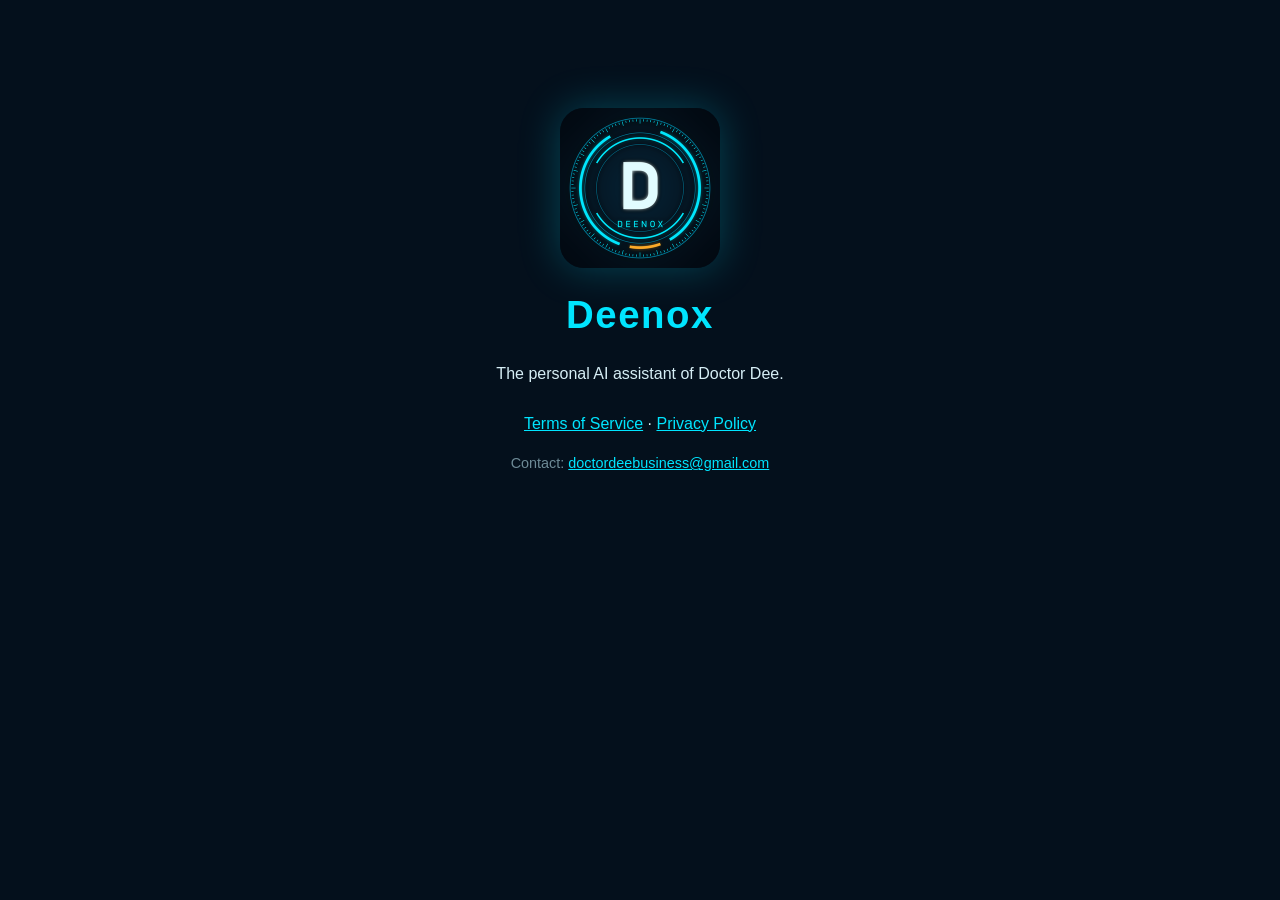
<file: index.html>
<!doctype html>
<html lang="en">
<head>
<meta charset="utf-8">
<meta name="viewport" content="width=device-width, initial-scale=1">
<title>Deenox</title>
<link rel="stylesheet" href="stile.css">
<link rel="icon" href="icona.png">
</head>
<body>
<main class="home">
<img src="icona.png" alt="Deenox" width="160" height="160">
<h1>Deenox</h1>
<p>The personal AI assistant of Doctor Dee.</p>
<p class="link"><a href="terms.html">Terms of Service</a> · <a href="privacy.html">Privacy Policy</a></p>
<p class="data">Contact: <a href="mailto:doctordeebusiness@gmail.com">doctordeebusiness@gmail.com</a></p>
</main>
</body>
</html>
</file>
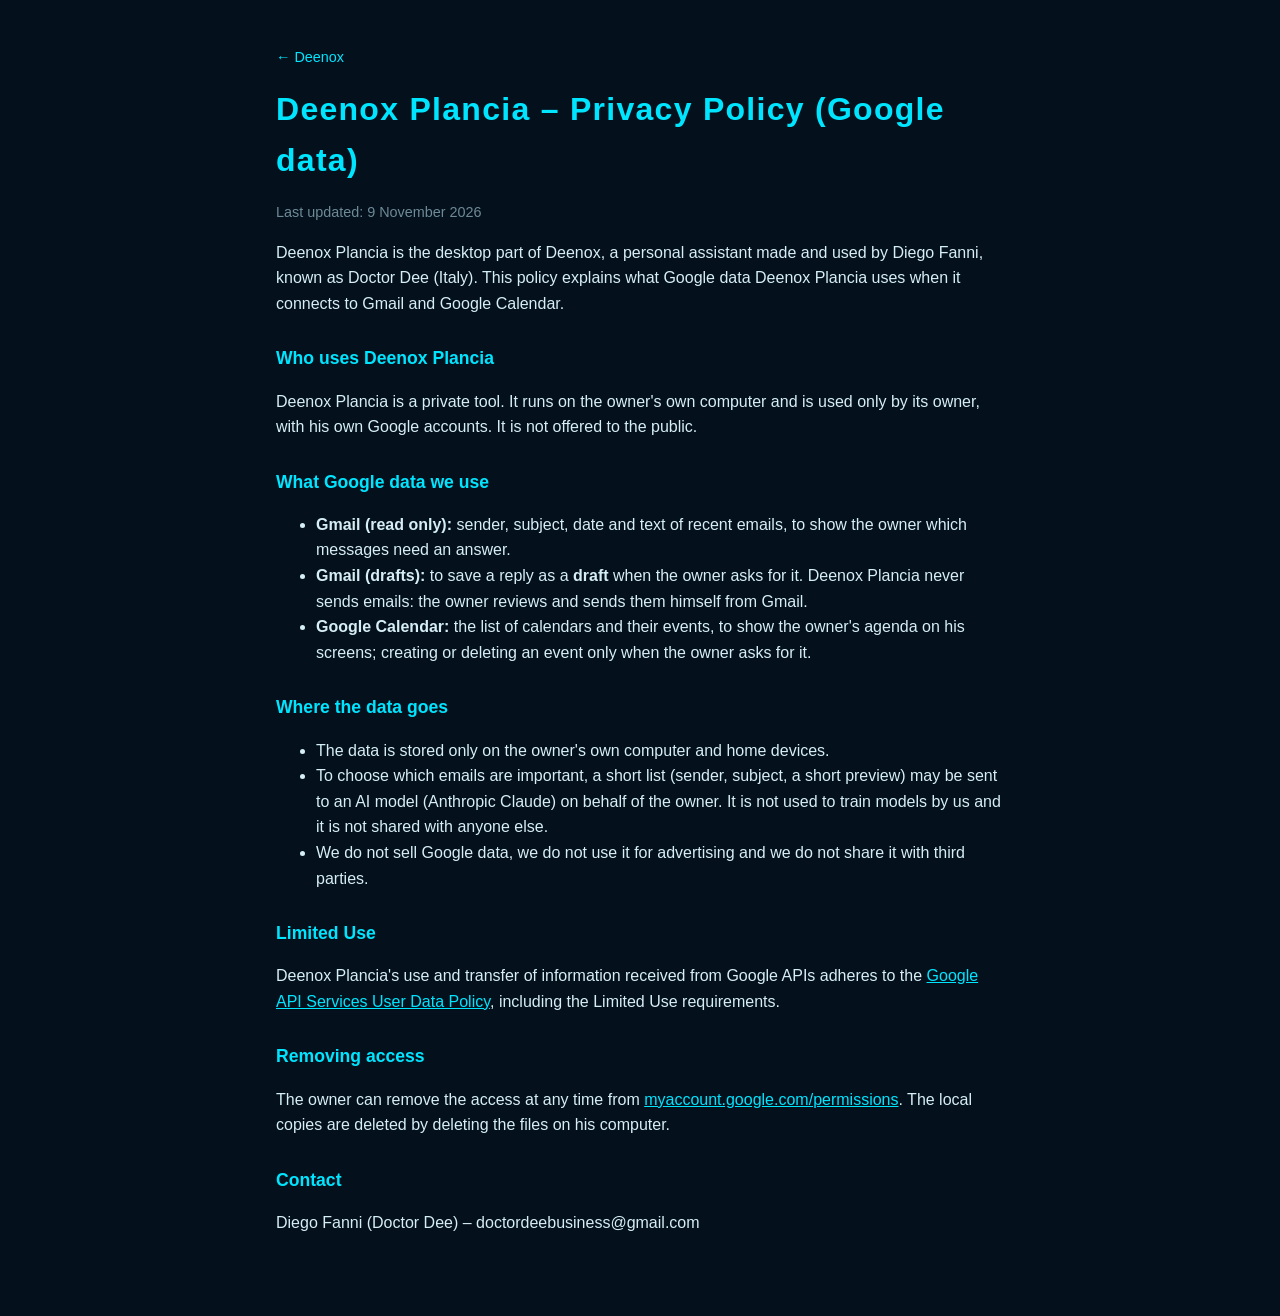
<file: google-privacy.html>
<!doctype html>
<html lang="en">
<head>
<meta charset="utf-8">
<meta name="viewport" content="width=device-width, initial-scale=1">
<title>Deenox Plancia – Google Data Privacy Policy</title>
<link rel="stylesheet" href="stile.css">
</head>
<body>
<main>
<p class="torna"><a href="index.html">← Deenox</a></p>
<h1>Deenox Plancia – Privacy Policy (Google data)</h1>
<p class="data">Last updated: 9 November 2026</p>

<p>Deenox Plancia is the desktop part of Deenox, a personal assistant made and used by Diego Fanni, known as Doctor Dee (Italy). This policy explains what Google data Deenox Plancia uses when it connects to Gmail and Google Calendar.</p>

<h2>Who uses Deenox Plancia</h2>
<p>Deenox Plancia is a private tool. It runs on the owner's own computer and is used only by its owner, with his own Google accounts. It is not offered to the public.</p>

<h2>What Google data we use</h2>
<ul>
  <li><b>Gmail (read only):</b> sender, subject, date and text of recent emails, to show the owner which messages need an answer.</li>
  <li><b>Gmail (drafts):</b> to save a reply as a <b>draft</b> when the owner asks for it. Deenox Plancia never sends emails: the owner reviews and sends them himself from Gmail.</li>
  <li><b>Google Calendar:</b> the list of calendars and their events, to show the owner's agenda on his screens; creating or deleting an event only when the owner asks for it.</li>
</ul>

<h2>Where the data goes</h2>
<ul>
  <li>The data is stored only on the owner's own computer and home devices.</li>
  <li>To choose which emails are important, a short list (sender, subject, a short preview) may be sent to an AI model (Anthropic Claude) on behalf of the owner. It is not used to train models by us and it is not shared with anyone else.</li>
  <li>We do not sell Google data, we do not use it for advertising and we do not share it with third parties.</li>
</ul>

<h2>Limited Use</h2>
<p>Deenox Plancia's use and transfer of information received from Google APIs adheres to the <a href="https://developers.google.com/terms/api-services-user-data-policy">Google API Services User Data Policy</a>, including the Limited Use requirements.</p>

<h2>Removing access</h2>
<p>The owner can remove the access at any time from <a href="https://myaccount.google.com/permissions">myaccount.google.com/permissions</a>. The local copies are deleted by deleting the files on his computer.</p>

<h2>Contact</h2>
<p>Diego Fanni (Doctor Dee) – doctordeebusiness@gmail.com</p>
</main>
</body>
</html>
</file>
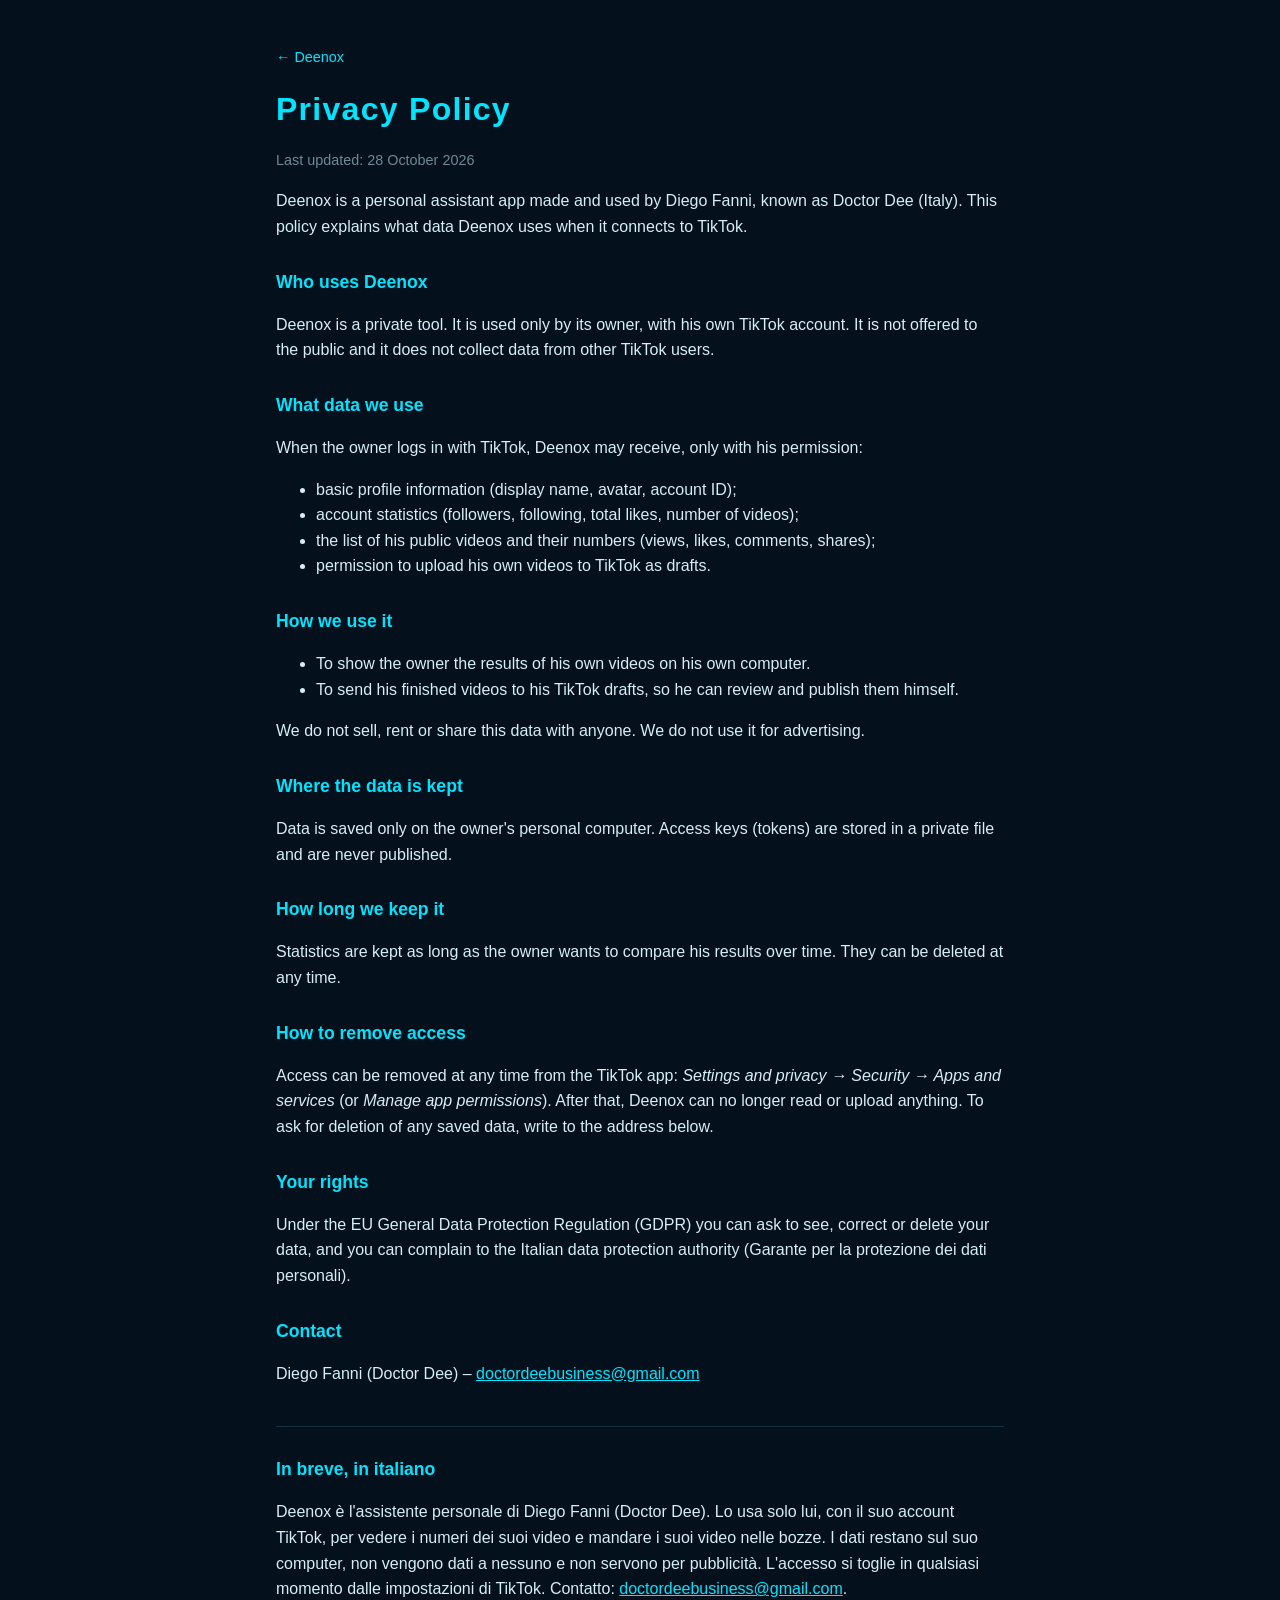
<file: privacy.html>
<!doctype html>
<html lang="en">
<head>
<meta charset="utf-8">
<meta name="viewport" content="width=device-width, initial-scale=1">
<title>Deenox – Privacy Policy</title>
<link rel="stylesheet" href="stile.css">
</head>
<body>
<main>
<p class="torna"><a href="index.html">← Deenox</a></p>
<h1>Privacy Policy</h1>
<p class="data">Last updated: 28 October 2026</p>

<p>Deenox is a personal assistant app made and used by Diego Fanni, known as Doctor Dee (Italy). This policy explains what data Deenox uses when it connects to TikTok.</p>

<h2>Who uses Deenox</h2>
<p>Deenox is a private tool. It is used only by its owner, with his own TikTok account. It is not offered to the public and it does not collect data from other TikTok users.</p>

<h2>What data we use</h2>
<p>When the owner logs in with TikTok, Deenox may receive, only with his permission:</p>
<ul>
  <li>basic profile information (display name, avatar, account ID);</li>
  <li>account statistics (followers, following, total likes, number of videos);</li>
  <li>the list of his public videos and their numbers (views, likes, comments, shares);</li>
  <li>permission to upload his own videos to TikTok as drafts.</li>
</ul>

<h2>How we use it</h2>
<ul>
  <li>To show the owner the results of his own videos on his own computer.</li>
  <li>To send his finished videos to his TikTok drafts, so he can review and publish them himself.</li>
</ul>
<p>We do not sell, rent or share this data with anyone. We do not use it for advertising.</p>

<h2>Where the data is kept</h2>
<p>Data is saved only on the owner's personal computer. Access keys (tokens) are stored in a private file and are never published.</p>

<h2>How long we keep it</h2>
<p>Statistics are kept as long as the owner wants to compare his results over time. They can be deleted at any time.</p>

<h2>How to remove access</h2>
<p>Access can be removed at any time from the TikTok app: <em>Settings and privacy → Security → Apps and services</em> (or <em>Manage app permissions</em>). After that, Deenox can no longer read or upload anything. To ask for deletion of any saved data, write to the address below.</p>

<h2>Your rights</h2>
<p>Under the EU General Data Protection Regulation (GDPR) you can ask to see, correct or delete your data, and you can complain to the Italian data protection authority (Garante per la protezione dei dati personali).</p>

<h2>Contact</h2>
<p>Diego Fanni (Doctor Dee) – <a href="mailto:doctordeebusiness@gmail.com">doctordeebusiness@gmail.com</a></p>

<hr>
<h2 lang="it">In breve, in italiano</h2>
<p lang="it">Deenox è l'assistente personale di Diego Fanni (Doctor Dee). Lo usa solo lui, con il suo account TikTok, per vedere i numeri dei suoi video e mandare i suoi video nelle bozze. I dati restano sul suo computer, non vengono dati a nessuno e non servono per pubblicità. L'accesso si toglie in qualsiasi momento dalle impostazioni di TikTok. Contatto: <a href="mailto:doctordeebusiness@gmail.com">doctordeebusiness@gmail.com</a>.</p>
</main>
</body>
</html>
</file>
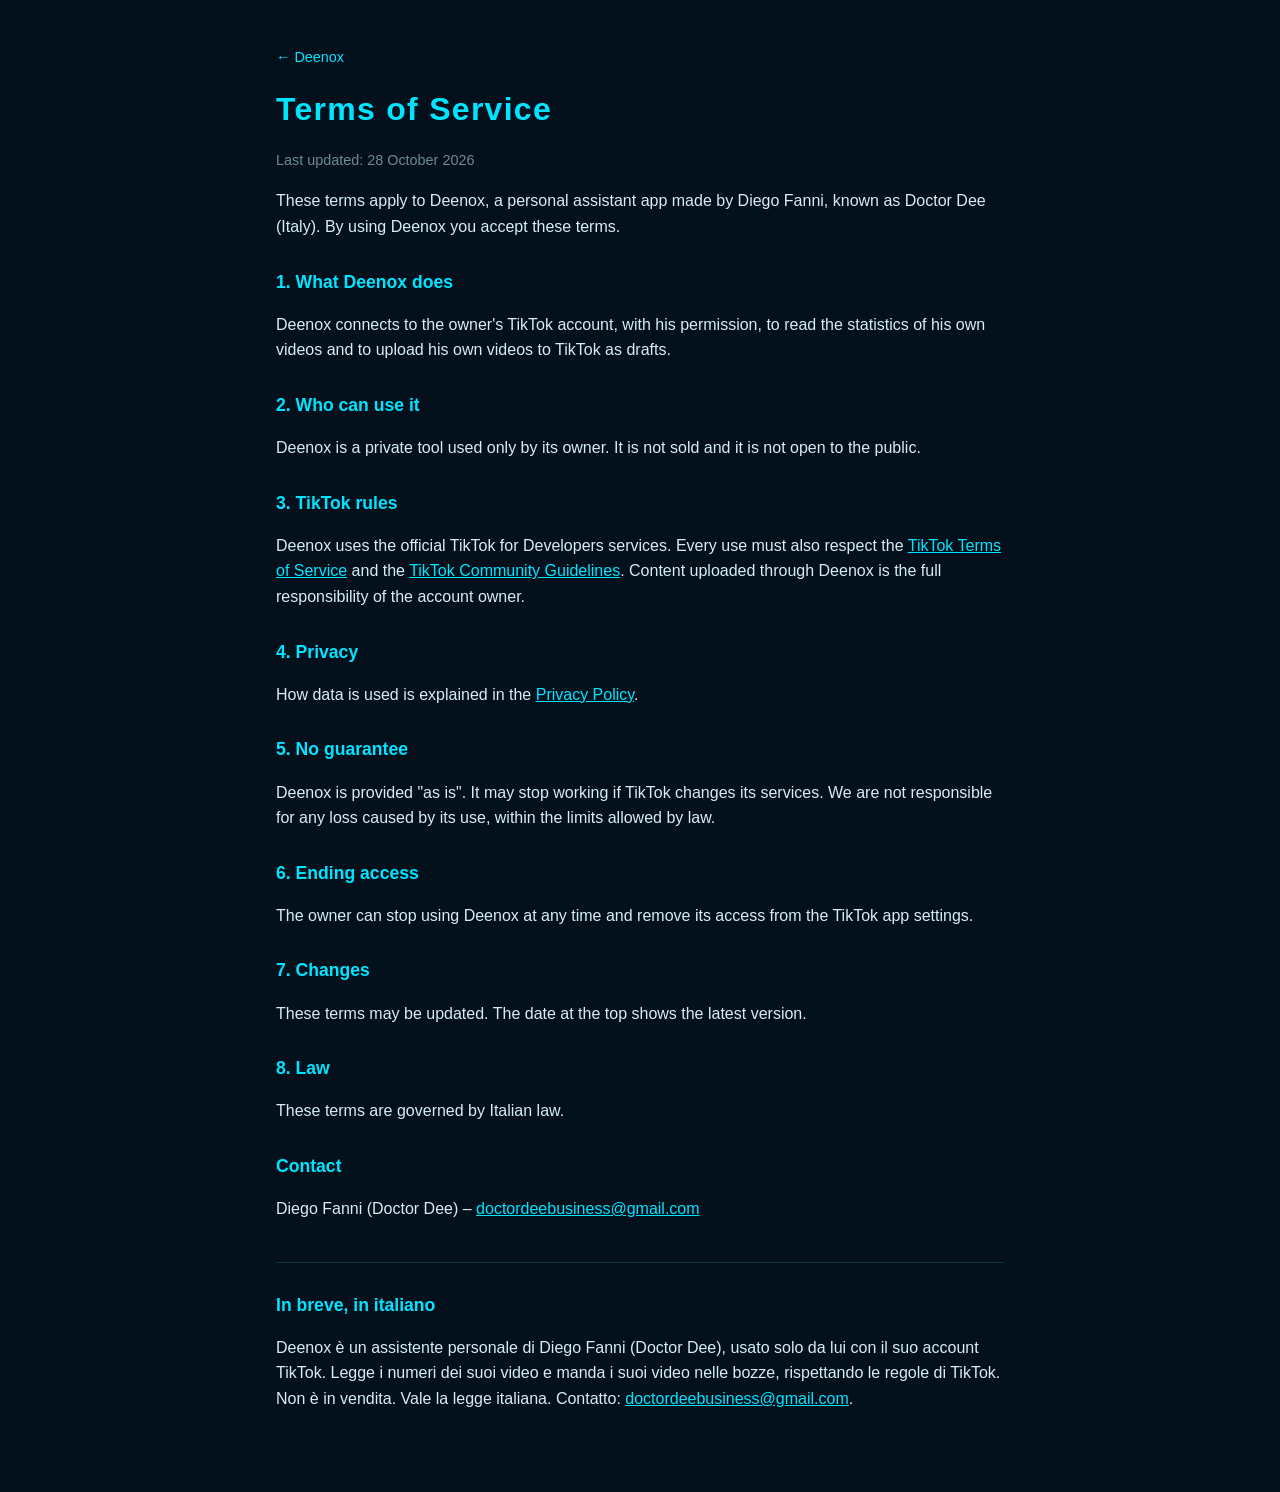
<file: terms.html>
<!doctype html>
<html lang="en">
<head>
<meta charset="utf-8">
<meta name="viewport" content="width=device-width, initial-scale=1">
<title>Deenox – Terms of Service</title>
<link rel="stylesheet" href="stile.css">
</head>
<body>
<main>
<p class="torna"><a href="index.html">← Deenox</a></p>
<h1>Terms of Service</h1>
<p class="data">Last updated: 28 October 2026</p>

<p>These terms apply to Deenox, a personal assistant app made by Diego Fanni, known as Doctor Dee (Italy). By using Deenox you accept these terms.</p>

<h2>1. What Deenox does</h2>
<p>Deenox connects to the owner's TikTok account, with his permission, to read the statistics of his own videos and to upload his own videos to TikTok as drafts.</p>

<h2>2. Who can use it</h2>
<p>Deenox is a private tool used only by its owner. It is not sold and it is not open to the public.</p>

<h2>3. TikTok rules</h2>
<p>Deenox uses the official TikTok for Developers services. Every use must also respect the <a href="https://www.tiktok.com/legal/terms-of-service">TikTok Terms of Service</a> and the <a href="https://www.tiktok.com/community-guidelines">TikTok Community Guidelines</a>. Content uploaded through Deenox is the full responsibility of the account owner.</p>

<h2>4. Privacy</h2>
<p>How data is used is explained in the <a href="privacy.html">Privacy Policy</a>.</p>

<h2>5. No guarantee</h2>
<p>Deenox is provided "as is". It may stop working if TikTok changes its services. We are not responsible for any loss caused by its use, within the limits allowed by law.</p>

<h2>6. Ending access</h2>
<p>The owner can stop using Deenox at any time and remove its access from the TikTok app settings.</p>

<h2>7. Changes</h2>
<p>These terms may be updated. The date at the top shows the latest version.</p>

<h2>8. Law</h2>
<p>These terms are governed by Italian law.</p>

<h2>Contact</h2>
<p>Diego Fanni (Doctor Dee) – <a href="mailto:doctordeebusiness@gmail.com">doctordeebusiness@gmail.com</a></p>

<hr>
<h2 lang="it">In breve, in italiano</h2>
<p lang="it">Deenox è un assistente personale di Diego Fanni (Doctor Dee), usato solo da lui con il suo account TikTok. Legge i numeri dei suoi video e manda i suoi video nelle bozze, rispettando le regole di TikTok. Non è in vendita. Vale la legge italiana. Contatto: <a href="mailto:doctordeebusiness@gmail.com">doctordeebusiness@gmail.com</a>.</p>
</main>
</body>
</html>
</file>
<file: stile.css>
:root { --sfondo: #04101c; --testo: #d6eef5; --ciano: #00e5ff; --tenue: #6d8a96; }
* { box-sizing: border-box; }
body { margin: 0; background: var(--sfondo); color: var(--testo);
  font: 16px/1.6 "Segoe UI", Roboto, Arial, sans-serif; }
main { max-width: 760px; margin: 0 auto; padding: 32px 16px 64px; }
h1 { color: var(--ciano); font-weight: 600; letter-spacing: .04em; margin: 8px 0 4px; }
h2 { color: var(--ciano); font-size: 1.1rem; font-weight: 600; margin-top: 28px; }
a { color: var(--ciano); }
.data, .torna { color: var(--tenue); font-size: .9rem; }
.torna a { text-decoration: none; }
hr { border: 0; border-top: 1px solid #12313f; margin: 40px 0 8px; }
.home { text-align: center; padding-top: 12vh; }
.home img { border-radius: 24px; box-shadow: 0 0 40px rgba(0, 229, 255, .25); }
.home h1 { font-size: 2.4rem; }
.link { margin-top: 24px; }
</file>
